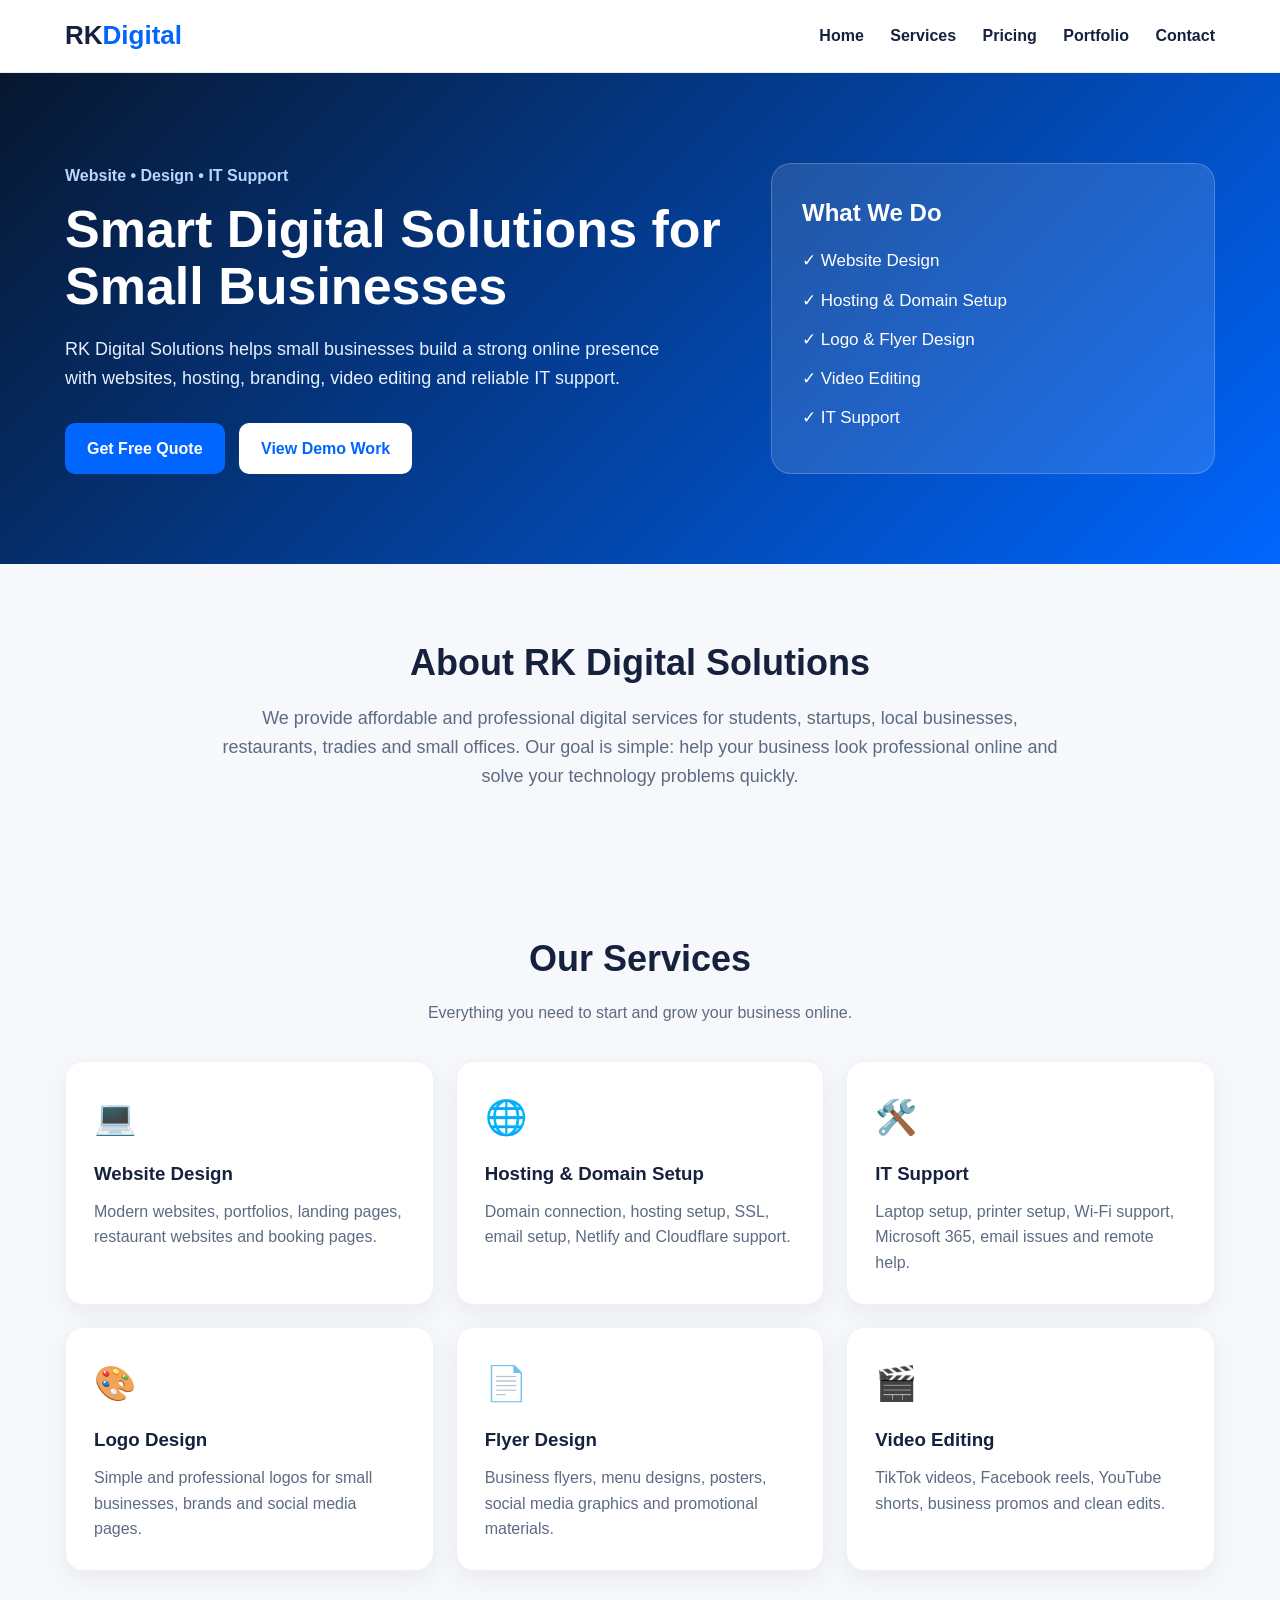
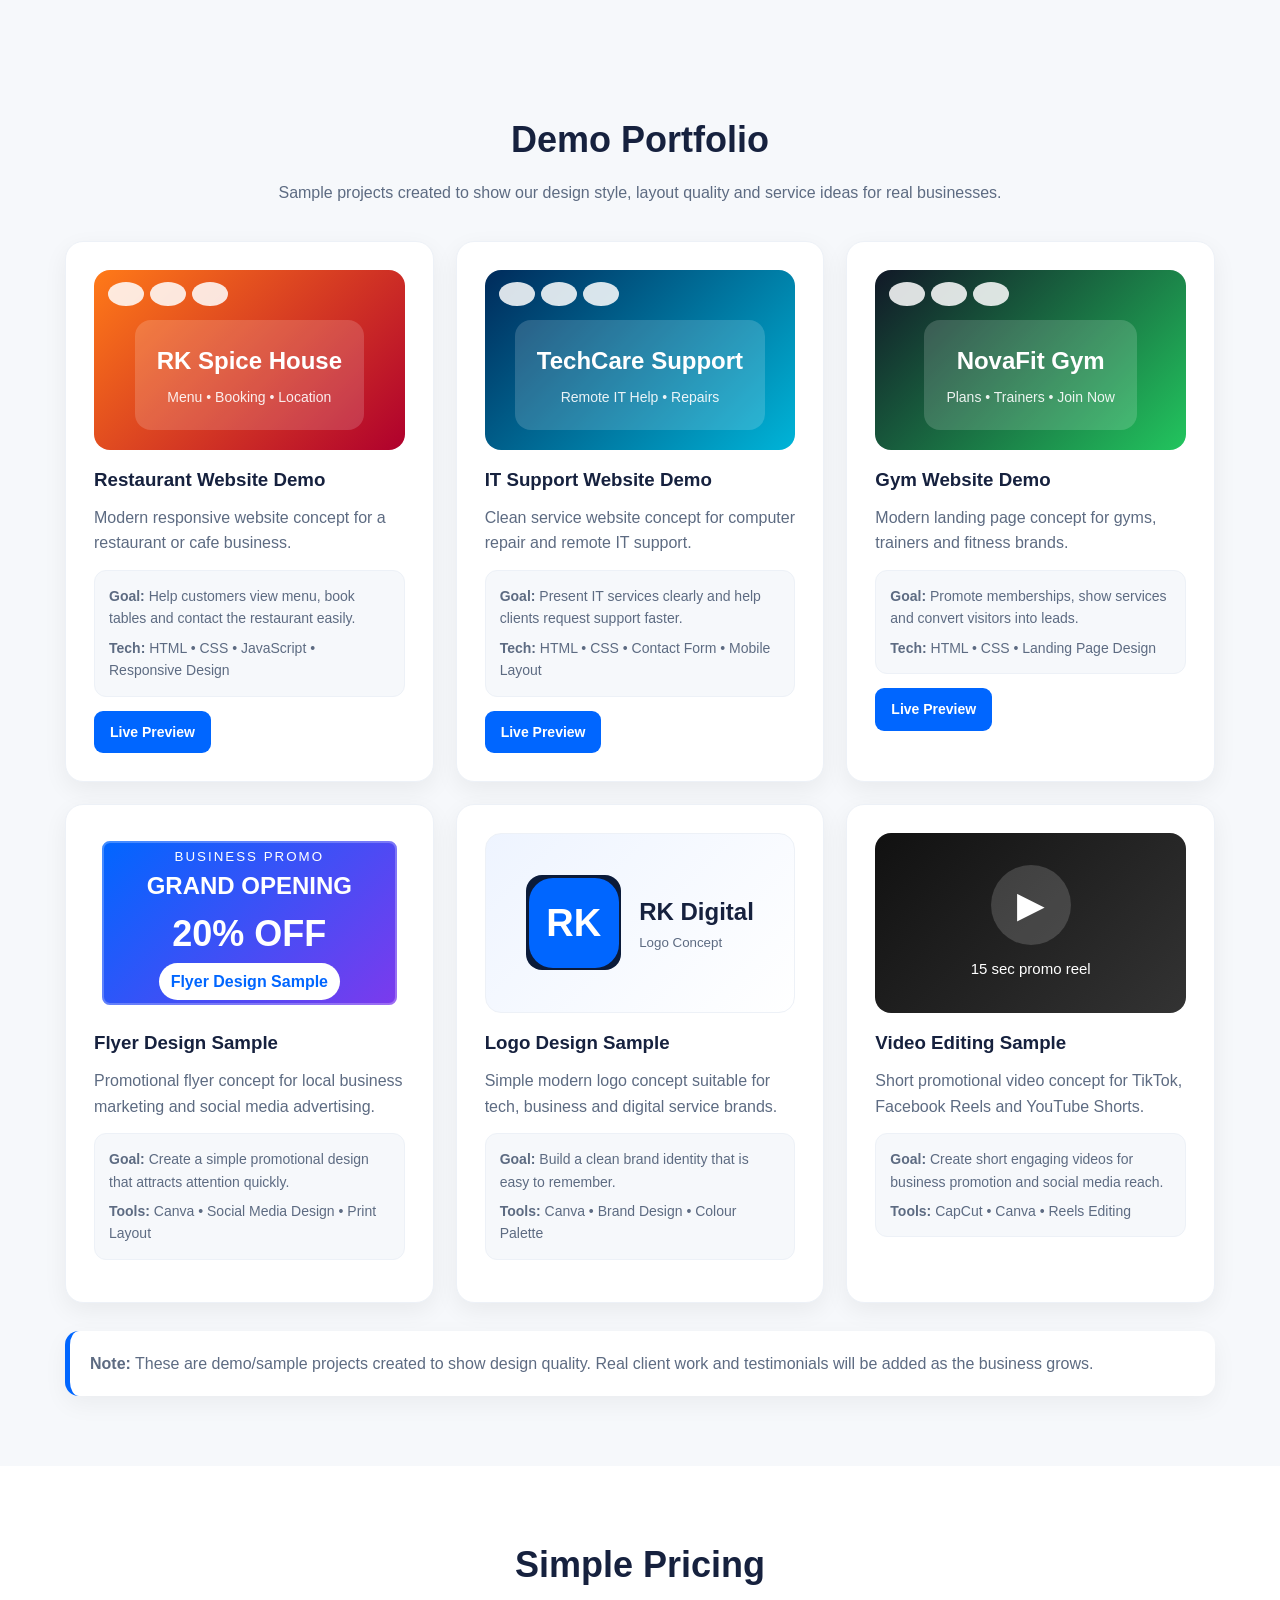
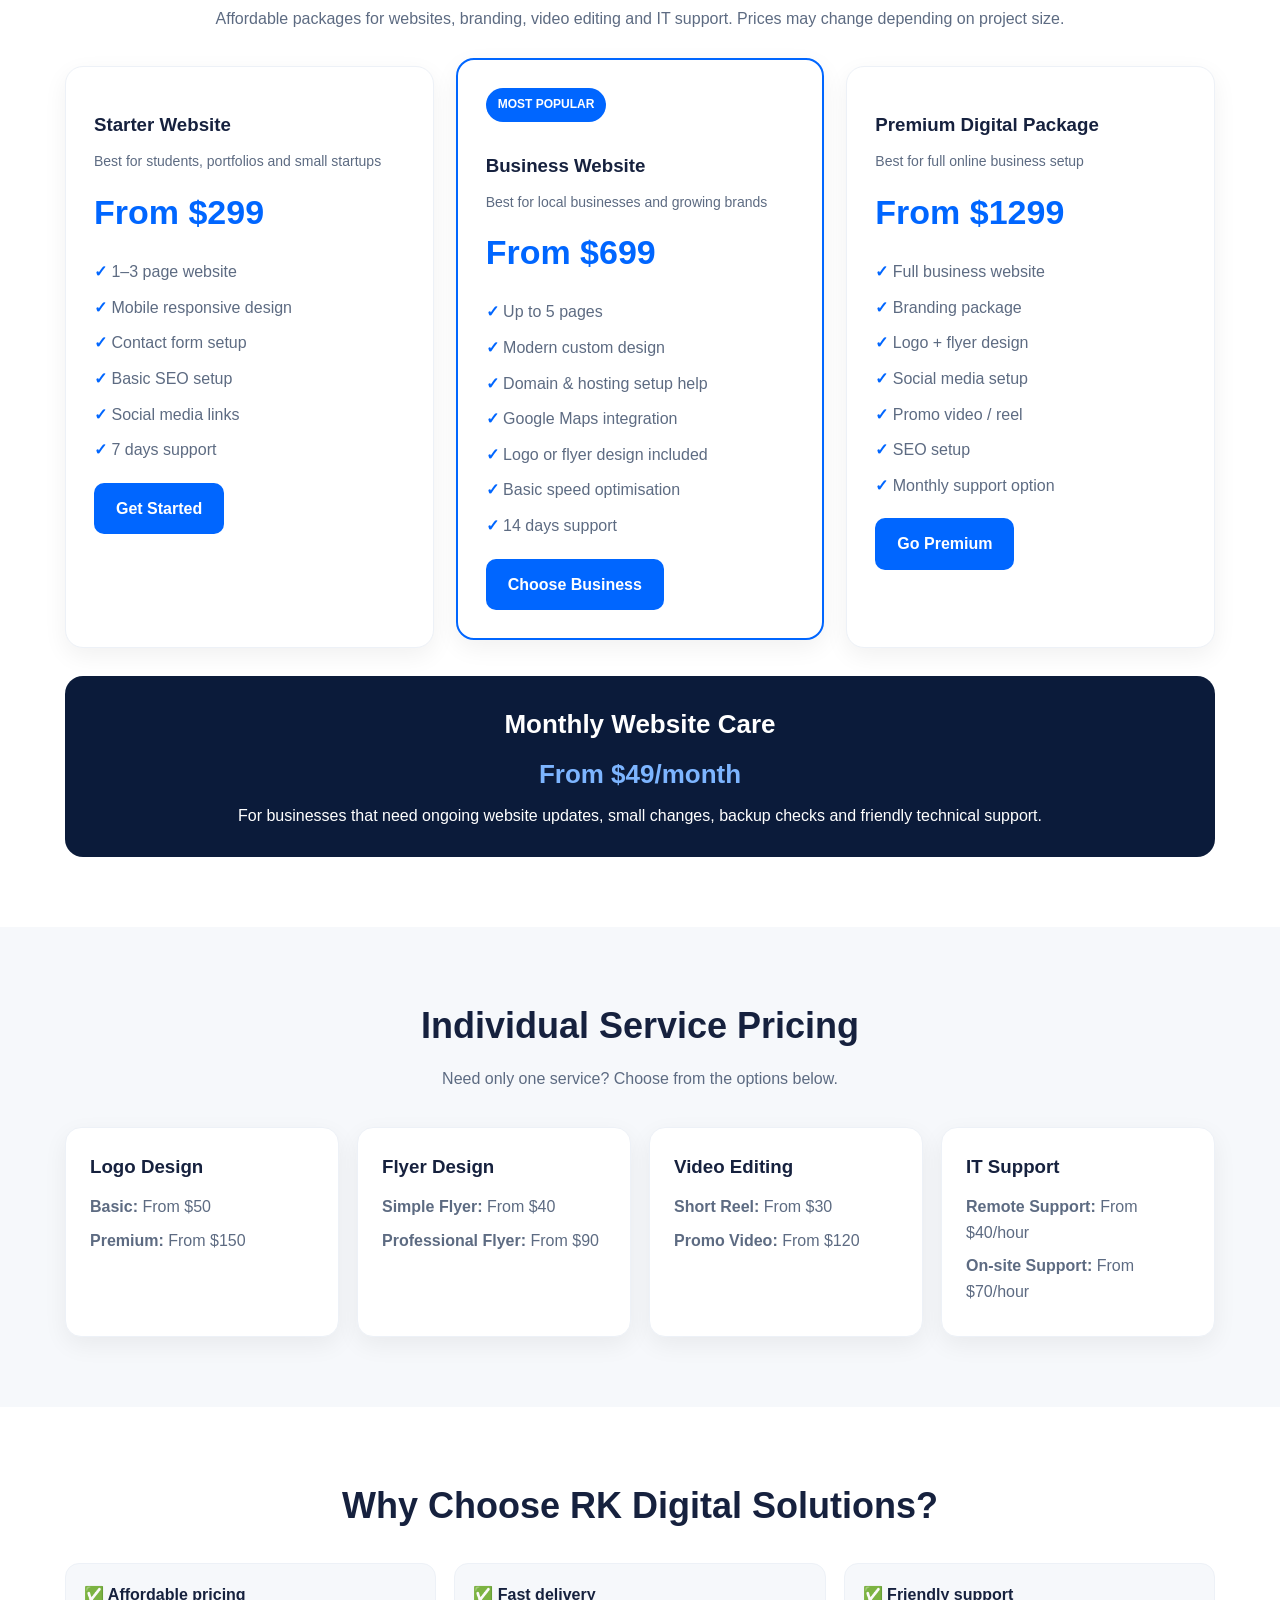
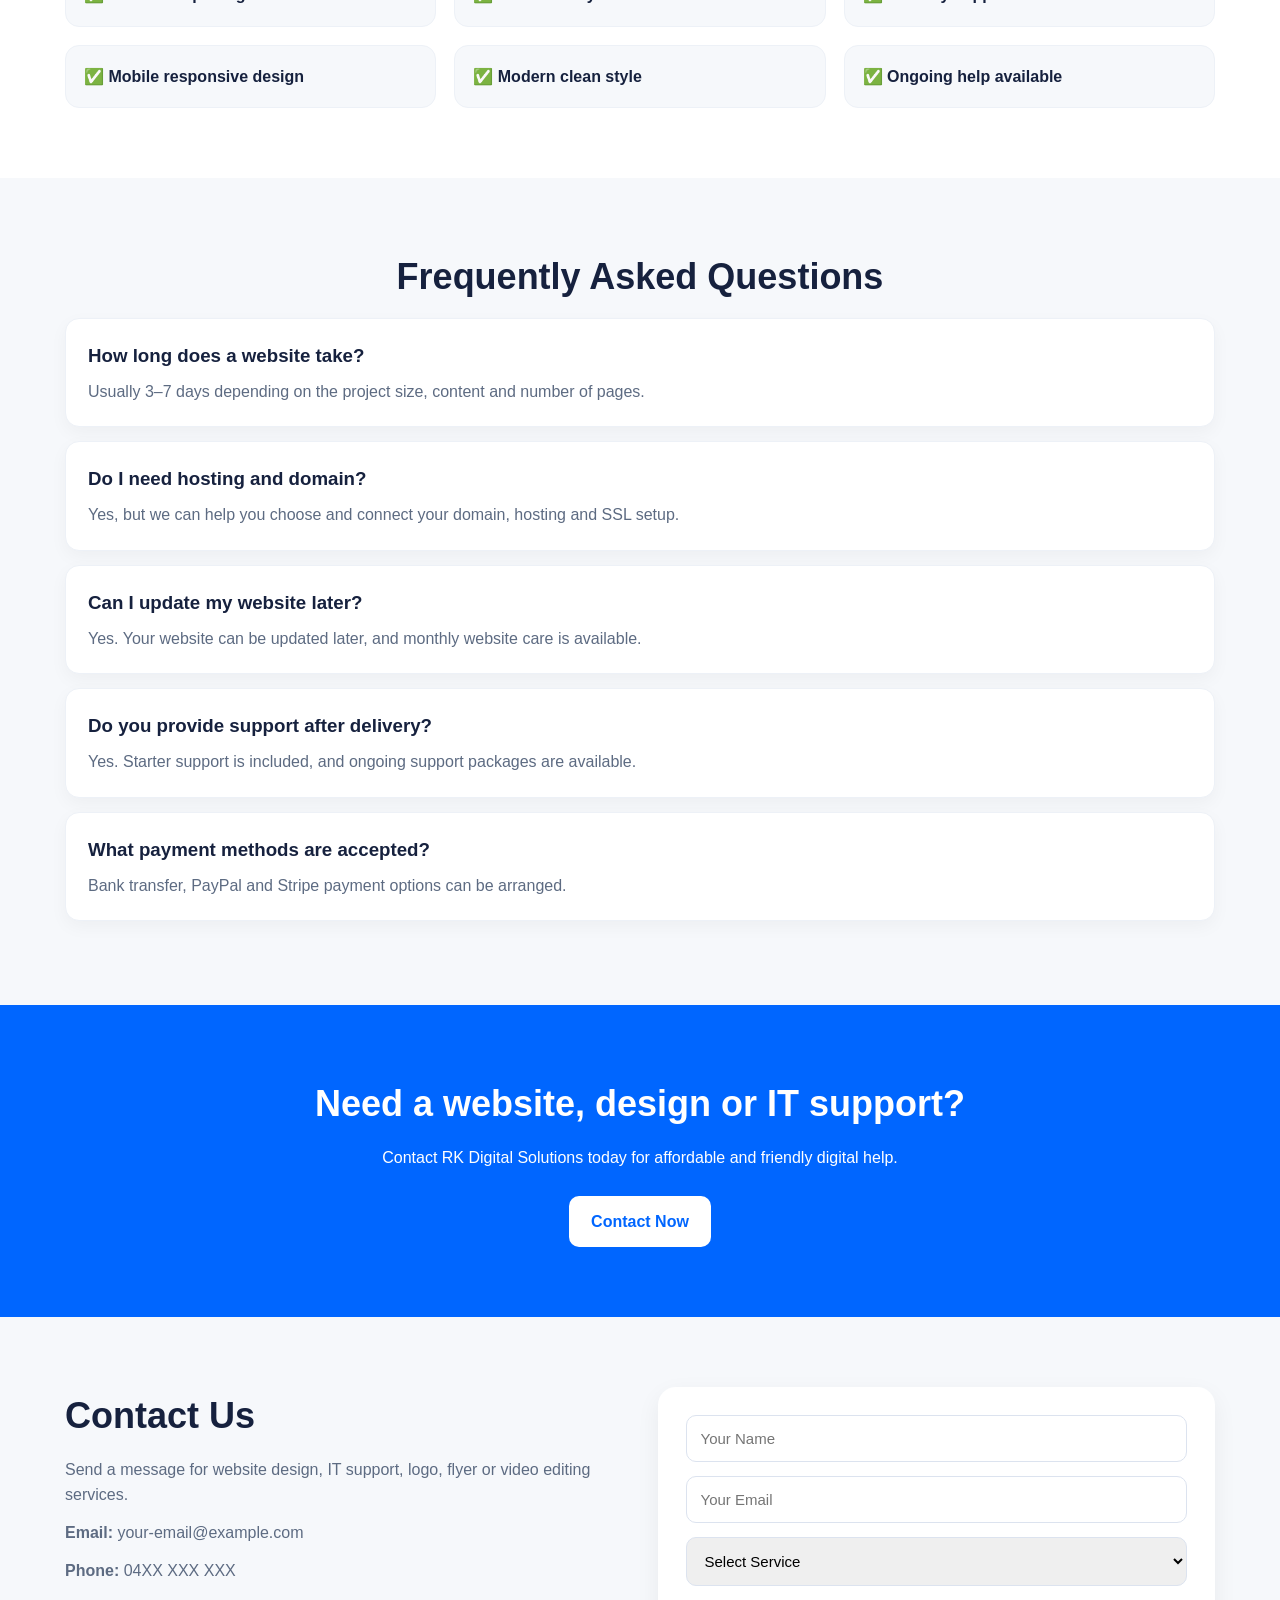
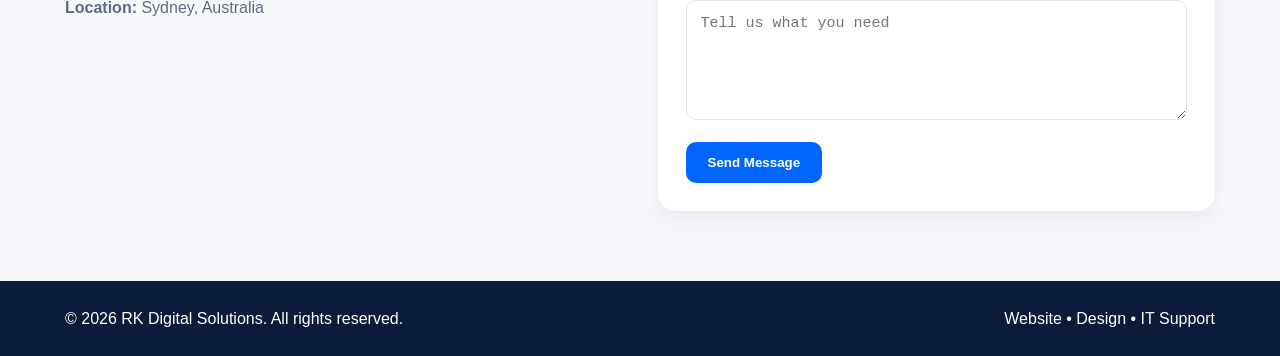
<file: rk-digital-solutions-improved-demo-section 2/index.html>
<!DOCTYPE html>
<html lang="en">
<head>
  <meta charset="UTF-8" />
  <meta name="viewport" content="width=device-width, initial-scale=1.0" />
  <title>RK Digital Solutions | Website Design, IT Support & Creative Services</title>
  <meta name="description" content="RK Digital Solutions provides affordable website design, hosting, IT support, logo design, flyer design and video editing services for small businesses in Australia." />
  <link rel="stylesheet" href="assets/css/style.css" />
</head>
<body>

<header class="site-header">
  <div class="container nav">
    <a href="index.html" class="logo">RK<span>Digital</span></a>
    <nav id="menu">
      <a href="#home">Home</a>
      <a href="#services">Services</a>
      <a href="#pricing">Pricing</a>
      <a href="#portfolio">Portfolio</a>
      <a href="#contact">Contact</a>
    </nav>
    <button class="menu-btn" onclick="toggleMenu()">☰</button>
  </div>
</header>

<section id="home" class="hero">
  <div class="container hero-grid">
    <div>
      <p class="tag">Website • Design • IT Support</p>
      <h1>Smart Digital Solutions for Small Businesses</h1>
      <p class="hero-text">
        RK Digital Solutions helps small businesses build a strong online presence with websites,
        hosting, branding, video editing and reliable IT support.
      </p>
      <div class="hero-buttons">
        <a href="#contact" class="btn primary">Get Free Quote</a>
        <a href="#portfolio" class="btn secondary">View Demo Work</a>
      </div>
    </div>
    <div class="hero-card">
      <h3>What We Do</h3>
      <ul>
        <li>✓ Website Design</li>
        <li>✓ Hosting & Domain Setup</li>
        <li>✓ Logo & Flyer Design</li>
        <li>✓ Video Editing</li>
        <li>✓ IT Support</li>
      </ul>
    </div>
  </div>
</section>

<section class="about">
  <div class="container">
    <h2>About RK Digital Solutions</h2>
    <p>
      We provide affordable and professional digital services for students, startups, local businesses,
      restaurants, tradies and small offices. Our goal is simple: help your business look professional
      online and solve your technology problems quickly.
    </p>
  </div>
</section>

<section id="services" class="services">
  <div class="container">
    <h2>Our Services</h2>
    <p class="section-text">Everything you need to start and grow your business online.</p>

    <div class="cards">
      <div class="card"><div class="icon">💻</div><h3>Website Design</h3><p>Modern websites, portfolios, landing pages, restaurant websites and booking pages.</p></div>
      <div class="card"><div class="icon">🌐</div><h3>Hosting & Domain Setup</h3><p>Domain connection, hosting setup, SSL, email setup, Netlify and Cloudflare support.</p></div>
      <div class="card"><div class="icon">🛠️</div><h3>IT Support</h3><p>Laptop setup, printer setup, Wi-Fi support, Microsoft 365, email issues and remote help.</p></div>
      <div class="card"><div class="icon">🎨</div><h3>Logo Design</h3><p>Simple and professional logos for small businesses, brands and social media pages.</p></div>
      <div class="card"><div class="icon">📄</div><h3>Flyer Design</h3><p>Business flyers, menu designs, posters, social media graphics and promotional materials.</p></div>
      <div class="card"><div class="icon">🎬</div><h3>Video Editing</h3><p>TikTok videos, Facebook reels, YouTube shorts, business promos and clean edits.</p></div>
    </div>
  </div>
</section>

<section id="portfolio" class="portfolio">
  <div class="container">
    <h2>Demo Portfolio</h2>
    <p class="section-text">Sample projects created to show our design style, layout quality and service ideas for real businesses.</p>

    <div class="portfolio-grid">
      <div class="portfolio-item enhanced">
        <div class="mockup restaurant">
          <div class="browser-bar"><span></span><span></span><span></span></div>
          <div class="mock-content">
            <h4>RK Spice House</h4>
            <p>Menu • Booking • Location</p>
          </div>
        </div>
        <h3>Restaurant Website Demo</h3>
        <p>Modern responsive website concept for a restaurant or cafe business.</p>
        <div class="project-info">
          <p><strong>Goal:</strong> Help customers view menu, book tables and contact the restaurant easily.</p>
          <p><strong>Tech:</strong> HTML • CSS • JavaScript • Responsive Design</p>
        </div>
        <a href="portfolio/restaurant.html" class="btn small-btn">Live Preview</a>
      </div>

      <div class="portfolio-item enhanced">
        <div class="mockup it">
          <div class="browser-bar"><span></span><span></span><span></span></div>
          <div class="mock-content">
            <h4>TechCare Support</h4>
            <p>Remote IT Help • Repairs</p>
          </div>
        </div>
        <h3>IT Support Website Demo</h3>
        <p>Clean service website concept for computer repair and remote IT support.</p>
        <div class="project-info">
          <p><strong>Goal:</strong> Present IT services clearly and help clients request support faster.</p>
          <p><strong>Tech:</strong> HTML • CSS • Contact Form • Mobile Layout</p>
        </div>
        <a href="portfolio/it-support.html" class="btn small-btn">Live Preview</a>
      </div>

      <div class="portfolio-item enhanced">
        <div class="mockup gym">
          <div class="browser-bar"><span></span><span></span><span></span></div>
          <div class="mock-content">
            <h4>NovaFit Gym</h4>
            <p>Plans • Trainers • Join Now</p>
          </div>
        </div>
        <h3>Gym Website Demo</h3>
        <p>Modern landing page concept for gyms, trainers and fitness brands.</p>
        <div class="project-info">
          <p><strong>Goal:</strong> Promote memberships, show services and convert visitors into leads.</p>
          <p><strong>Tech:</strong> HTML • CSS • Landing Page Design</p>
        </div>
        <a href="portfolio/gym.html" class="btn small-btn">Live Preview</a>
      </div>

      <div class="portfolio-item enhanced">
        <div class="flyer-sample realistic-flyer">
          <small>Business Promo</small>
          <strong>GRAND OPENING</strong>
          <p>20% OFF</p>
          <span>Flyer Design Sample</span>
        </div>
        <h3>Flyer Design Sample</h3>
        <p>Promotional flyer concept for local business marketing and social media advertising.</p>
        <div class="project-info">
          <p><strong>Goal:</strong> Create a simple promotional design that attracts attention quickly.</p>
          <p><strong>Tools:</strong> Canva • Social Media Design • Print Layout</p>
        </div>
      </div>

      <div class="portfolio-item enhanced">
        <div class="logo-showcase">
          <div class="logo-sample"><span>RK</span></div>
          <div class="logo-lines">
            <b>RK Digital</b>
            <small>Logo Concept</small>
          </div>
        </div>
        <h3>Logo Design Sample</h3>
        <p>Simple modern logo concept suitable for tech, business and digital service brands.</p>
        <div class="project-info">
          <p><strong>Goal:</strong> Build a clean brand identity that is easy to remember.</p>
          <p><strong>Tools:</strong> Canva • Brand Design • Colour Palette</p>
        </div>
      </div>

      <div class="portfolio-item enhanced">
        <div class="video-sample realistic-video">
          <div class="play-circle">▶</div>
          <p>15 sec promo reel</p>
        </div>
        <h3>Video Editing Sample</h3>
        <p>Short promotional video concept for TikTok, Facebook Reels and YouTube Shorts.</p>
        <div class="project-info">
          <p><strong>Goal:</strong> Create short engaging videos for business promotion and social media reach.</p>
          <p><strong>Tools:</strong> CapCut • Canva • Reels Editing</p>
        </div>
      </div>
    </div>

    <div class="portfolio-note">
      <strong>Note:</strong> These are demo/sample projects created to show design quality. Real client work and testimonials will be added as the business grows.
    </div>
  </div>
</section>

<section id="pricing" class="pricing">
  <div class="container">
    <h2>Simple Pricing</h2>
    <p class="section-text">Affordable packages for websites, branding, video editing and IT support. Prices may change depending on project size.</p>

    <div class="price-grid">
      <div class="price-card">
        <h3>Starter Website</h3>
        <p class="best-for">Best for students, portfolios and small startups</p>
        <p class="price">From $299</p>
        <ul>
          <li>1–3 page website</li>
          <li>Mobile responsive design</li>
          <li>Contact form setup</li>
          <li>Basic SEO setup</li>
          <li>Social media links</li>
          <li>7 days support</li>
        </ul>
        <a href="#contact" class="btn primary">Get Started</a>
      </div>

      <div class="price-card featured">
        <div class="badge">MOST POPULAR</div>
        <h3>Business Website</h3>
        <p class="best-for">Best for local businesses and growing brands</p>
        <p class="price">From $699</p>
        <ul>
          <li>Up to 5 pages</li>
          <li>Modern custom design</li>
          <li>Domain & hosting setup help</li>
          <li>Google Maps integration</li>
          <li>Logo or flyer design included</li>
          <li>Basic speed optimisation</li>
          <li>14 days support</li>
        </ul>
        <a href="#contact" class="btn primary">Choose Business</a>
      </div>

      <div class="price-card">
        <h3>Premium Digital Package</h3>
        <p class="best-for">Best for full online business setup</p>
        <p class="price">From $1299</p>
        <ul>
          <li>Full business website</li>
          <li>Branding package</li>
          <li>Logo + flyer design</li>
          <li>Social media setup</li>
          <li>Promo video / reel</li>
          <li>SEO setup</li>
          <li>Monthly support option</li>
        </ul>
        <a href="#contact" class="btn primary">Go Premium</a>
      </div>
    </div>

    <div class="support-box">
      <h3>Monthly Website Care</h3>
      <p class="support-price">From $49/month</p>
      <p>For businesses that need ongoing website updates, small changes, backup checks and friendly technical support.</p>
    </div>
  </div>
</section>

<section class="service-pricing">
  <div class="container">
    <h2>Individual Service Pricing</h2>
    <p class="section-text">Need only one service? Choose from the options below.</p>

    <div class="mini-price-grid">
      <div class="mini-price-card">
        <h3>Logo Design</h3>
        <p><strong>Basic:</strong> From $50</p>
        <p><strong>Premium:</strong> From $150</p>
      </div>

      <div class="mini-price-card">
        <h3>Flyer Design</h3>
        <p><strong>Simple Flyer:</strong> From $40</p>
        <p><strong>Professional Flyer:</strong> From $90</p>
      </div>

      <div class="mini-price-card">
        <h3>Video Editing</h3>
        <p><strong>Short Reel:</strong> From $30</p>
        <p><strong>Promo Video:</strong> From $120</p>
      </div>

      <div class="mini-price-card">
        <h3>IT Support</h3>
        <p><strong>Remote Support:</strong> From $40/hour</p>
        <p><strong>On-site Support:</strong> From $70/hour</p>
      </div>
    </div>
  </div>
</section>

<section class="trust">
  <div class="container">
    <h2>Why Choose RK Digital Solutions?</h2>
    <div class="trust-grid">
      <div>✅ Affordable pricing</div>
      <div>✅ Fast delivery</div>
      <div>✅ Friendly support</div>
      <div>✅ Mobile responsive design</div>
      <div>✅ Modern clean style</div>
      <div>✅ Ongoing help available</div>
    </div>
  </div>
</section>

<section class="faq">
  <div class="container">
    <h2>Frequently Asked Questions</h2>

    <div class="faq-item">
      <h3>How long does a website take?</h3>
      <p>Usually 3–7 days depending on the project size, content and number of pages.</p>
    </div>

    <div class="faq-item">
      <h3>Do I need hosting and domain?</h3>
      <p>Yes, but we can help you choose and connect your domain, hosting and SSL setup.</p>
    </div>

    <div class="faq-item">
      <h3>Can I update my website later?</h3>
      <p>Yes. Your website can be updated later, and monthly website care is available.</p>
    </div>

    <div class="faq-item">
      <h3>Do you provide support after delivery?</h3>
      <p>Yes. Starter support is included, and ongoing support packages are available.</p>
    </div>

    <div class="faq-item">
      <h3>What payment methods are accepted?</h3>
      <p>Bank transfer, PayPal and Stripe payment options can be arranged.</p>
    </div>
  </div>
</section>

<section class="cta">
  <div class="container">
    <h2>Need a website, design or IT support?</h2>
    <p>Contact RK Digital Solutions today for affordable and friendly digital help.</p>
    <a href="#contact" class="btn light">Contact Now</a>
  </div>
</section>

<section id="contact" class="contact">
  <div class="container contact-grid">
    <div>
      <h2>Contact Us</h2>
      <p>Send a message for website design, IT support, logo, flyer or video editing services.</p>
      <p><strong>Email:</strong> your-email@example.com</p>
      <p><strong>Phone:</strong> 04XX XXX XXX</p>
      <p><strong>Location:</strong> Sydney, Australia</p>
    </div>

    <form class="contact-form" action="https://formspree.io/f/xrejdjqa" method="POST">
      <input type="text" name="name" placeholder="Your Name" required />
      <input type="email" name="email" placeholder="Your Email" required />
      <select name="service" required>
        <option value="">Select Service</option>
        <option>Website Design</option>
        <option>IT Support</option>
        <option>Logo Design</option>
        <option>Flyer Design</option>
        <option>Video Editing</option>
      </select>
      <textarea name="message" placeholder="Tell us what you need" required></textarea>
      <button type="submit" class="btn primary">Send Message</button>
    </form>
  </div>
</section>

<footer>
  <div class="container footer">
    <p>© 2026 RK Digital Solutions. All rights reserved.</p>
    <p>Website • Design • IT Support</p>
  </div>
</footer>

<script src="assets/js/script.js"></script>
</body>
</html>
</file>
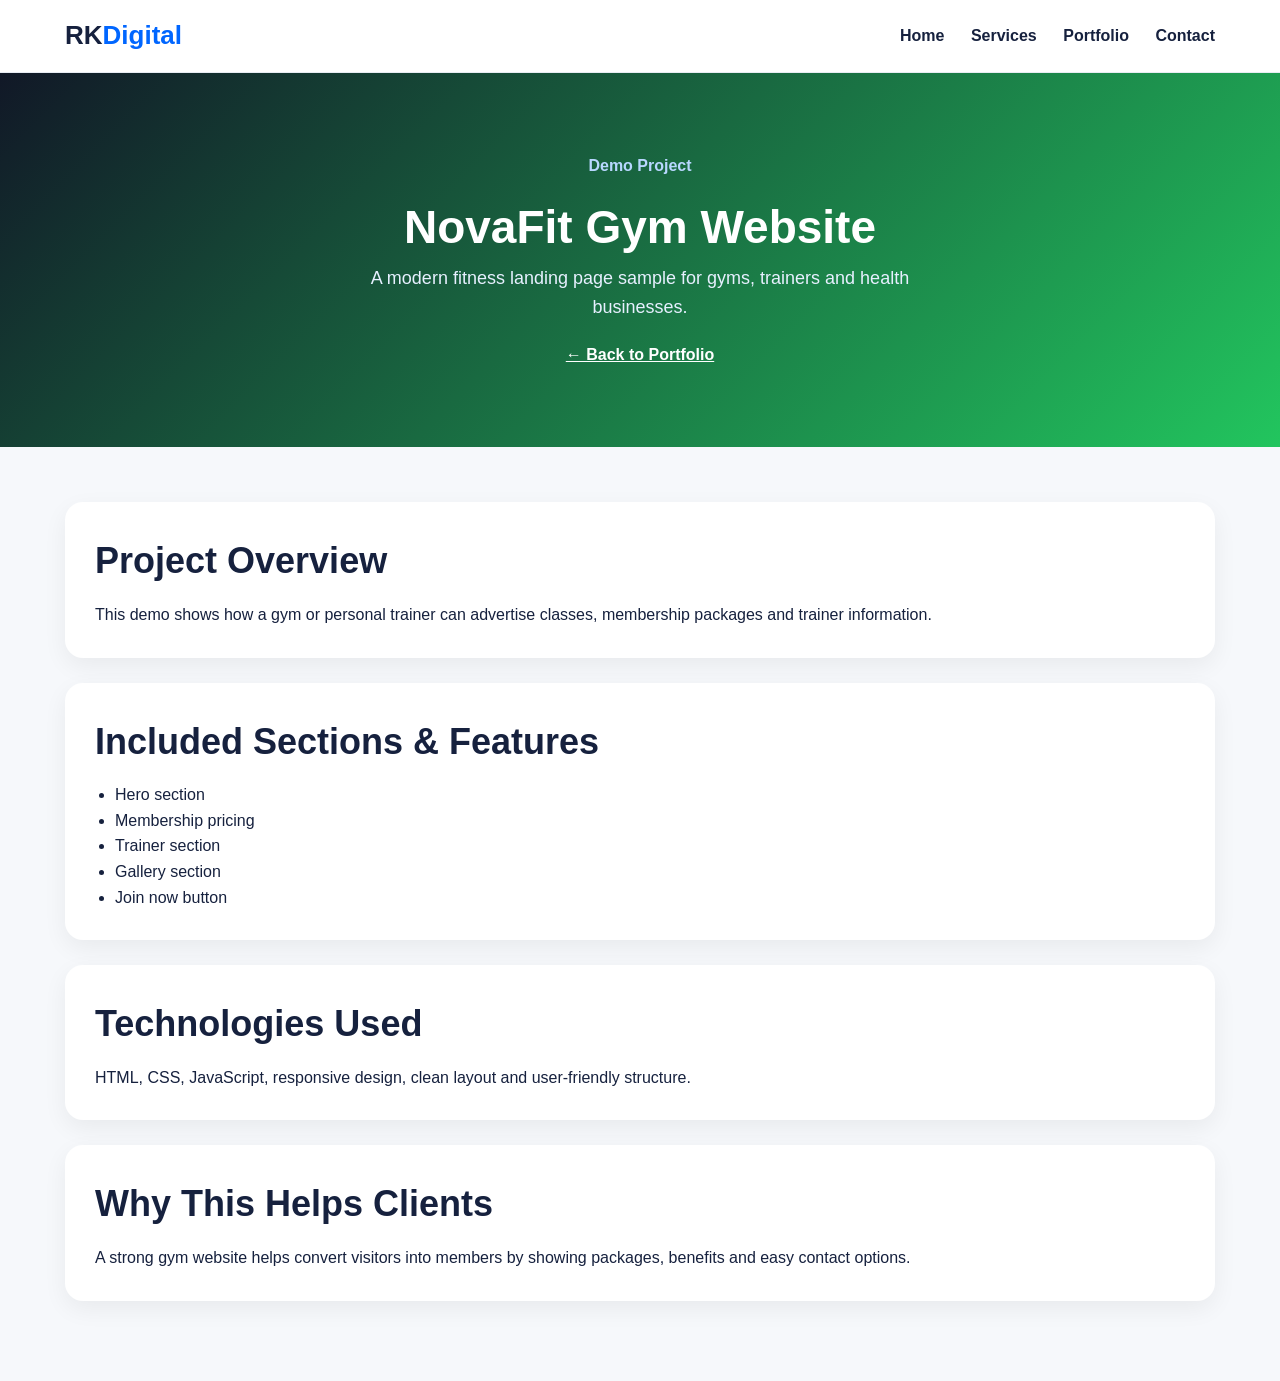
<file: rk-digital-solutions-improved-demo-section 2/portfolio/gym.html>
<!DOCTYPE html>
<html lang="en">
<head>
<meta charset="UTF-8">
<meta name="viewport" content="width=device-width, initial-scale=1.0">
<title>NovaFit Gym Website | RK Digital Solutions Demo</title>
<link rel="stylesheet" href="../assets/css/style.css">
</head>
<body>
<header class="site-header">
  <div class="container nav">
    <a href="../index.html" class="logo">RK<span>Digital</span></a>
    <nav id="menu">
      <a href="../index.html">Home</a>
      <a href="../index.html#services">Services</a>
      <a href="../index.html#portfolio">Portfolio</a>
      <a href="../index.html#contact">Contact</a>
    </nav>
    <button class="menu-btn" onclick="toggleMenu()">☰</button>
  </div>
</header>

<section class="demo-hero" style="background:linear-gradient(135deg,#111827,#22c55e);">
  <div class="container">
    <p class="tag">Demo Project</p>
    <h1>NovaFit Gym Website</h1>
    <p class="hero-text" style="margin:auto;">A modern fitness landing page sample for gyms, trainers and health businesses.</p>
    <a class="back-link" href="../index.html#portfolio">← Back to Portfolio</a>
  </div>
</section>

<section class="demo-section">
  <div class="container">
    <div class="demo-card">
      <h2 style="text-align:left;">Project Overview</h2>
      <p>This demo shows how a gym or personal trainer can advertise classes, membership packages and trainer information.</p>
    </div>
    <div class="demo-card">
      <h2 style="text-align:left;">Included Sections & Features</h2>
      <ul>
        <li>Hero section</li><li>Membership pricing</li><li>Trainer section</li><li>Gallery section</li><li>Join now button</li>
      </ul>
    </div>
    <div class="demo-card">
      <h2 style="text-align:left;">Technologies Used</h2>
      <p>HTML, CSS, JavaScript, responsive design, clean layout and user-friendly structure.</p>
    </div>
    <div class="demo-card">
      <h2 style="text-align:left;">Why This Helps Clients</h2>
      <p>A strong gym website helps convert visitors into members by showing packages, benefits and easy contact options.</p>
    </div>
  </div>
</section>

<script src="../assets/js/script.js"></script>
</body>
</html>
</file>
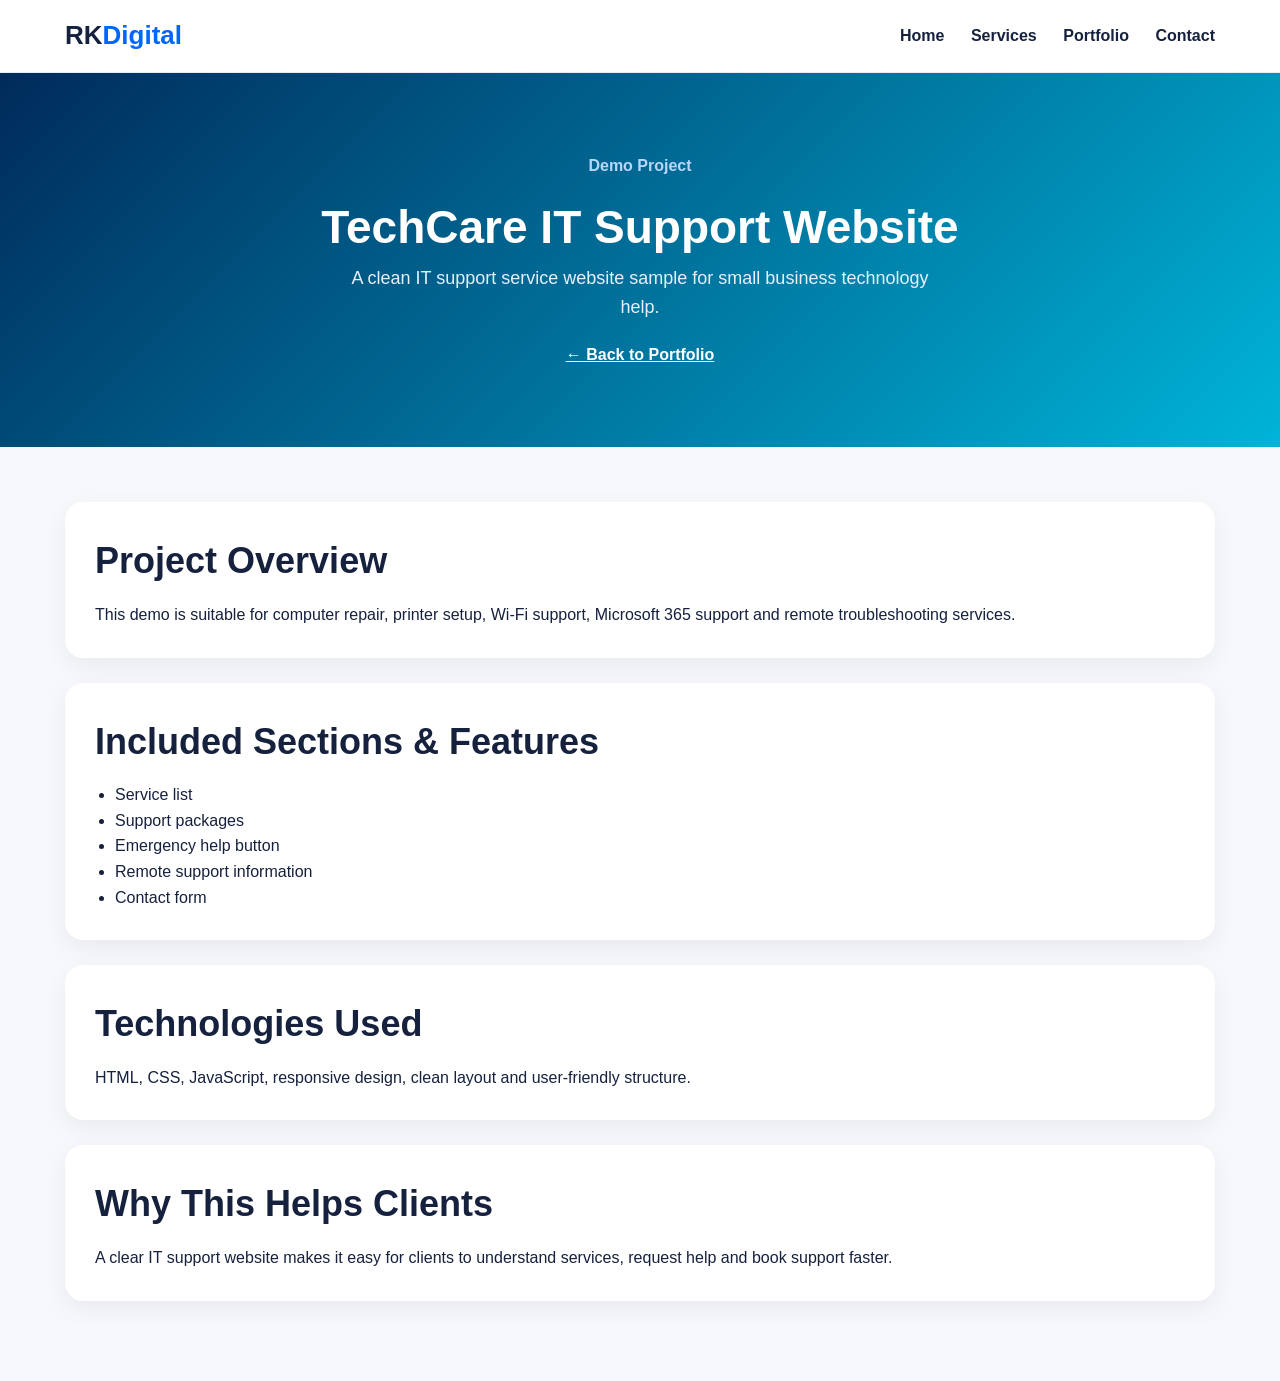
<file: rk-digital-solutions-improved-demo-section 2/portfolio/it-support.html>
<!DOCTYPE html>
<html lang="en">
<head>
<meta charset="UTF-8">
<meta name="viewport" content="width=device-width, initial-scale=1.0">
<title>TechCare IT Support Website | RK Digital Solutions Demo</title>
<link rel="stylesheet" href="../assets/css/style.css">
</head>
<body>
<header class="site-header">
  <div class="container nav">
    <a href="../index.html" class="logo">RK<span>Digital</span></a>
    <nav id="menu">
      <a href="../index.html">Home</a>
      <a href="../index.html#services">Services</a>
      <a href="../index.html#portfolio">Portfolio</a>
      <a href="../index.html#contact">Contact</a>
    </nav>
    <button class="menu-btn" onclick="toggleMenu()">☰</button>
  </div>
</header>

<section class="demo-hero" style="background:linear-gradient(135deg,#002b5b,#00b4d8);">
  <div class="container">
    <p class="tag">Demo Project</p>
    <h1>TechCare IT Support Website</h1>
    <p class="hero-text" style="margin:auto;">A clean IT support service website sample for small business technology help.</p>
    <a class="back-link" href="../index.html#portfolio">← Back to Portfolio</a>
  </div>
</section>

<section class="demo-section">
  <div class="container">
    <div class="demo-card">
      <h2 style="text-align:left;">Project Overview</h2>
      <p>This demo is suitable for computer repair, printer setup, Wi-Fi support, Microsoft 365 support and remote troubleshooting services.</p>
    </div>
    <div class="demo-card">
      <h2 style="text-align:left;">Included Sections & Features</h2>
      <ul>
        <li>Service list</li><li>Support packages</li><li>Emergency help button</li><li>Remote support information</li><li>Contact form</li>
      </ul>
    </div>
    <div class="demo-card">
      <h2 style="text-align:left;">Technologies Used</h2>
      <p>HTML, CSS, JavaScript, responsive design, clean layout and user-friendly structure.</p>
    </div>
    <div class="demo-card">
      <h2 style="text-align:left;">Why This Helps Clients</h2>
      <p>A clear IT support website makes it easy for clients to understand services, request help and book support faster.</p>
    </div>
  </div>
</section>

<script src="../assets/js/script.js"></script>
</body>
</html>
</file>
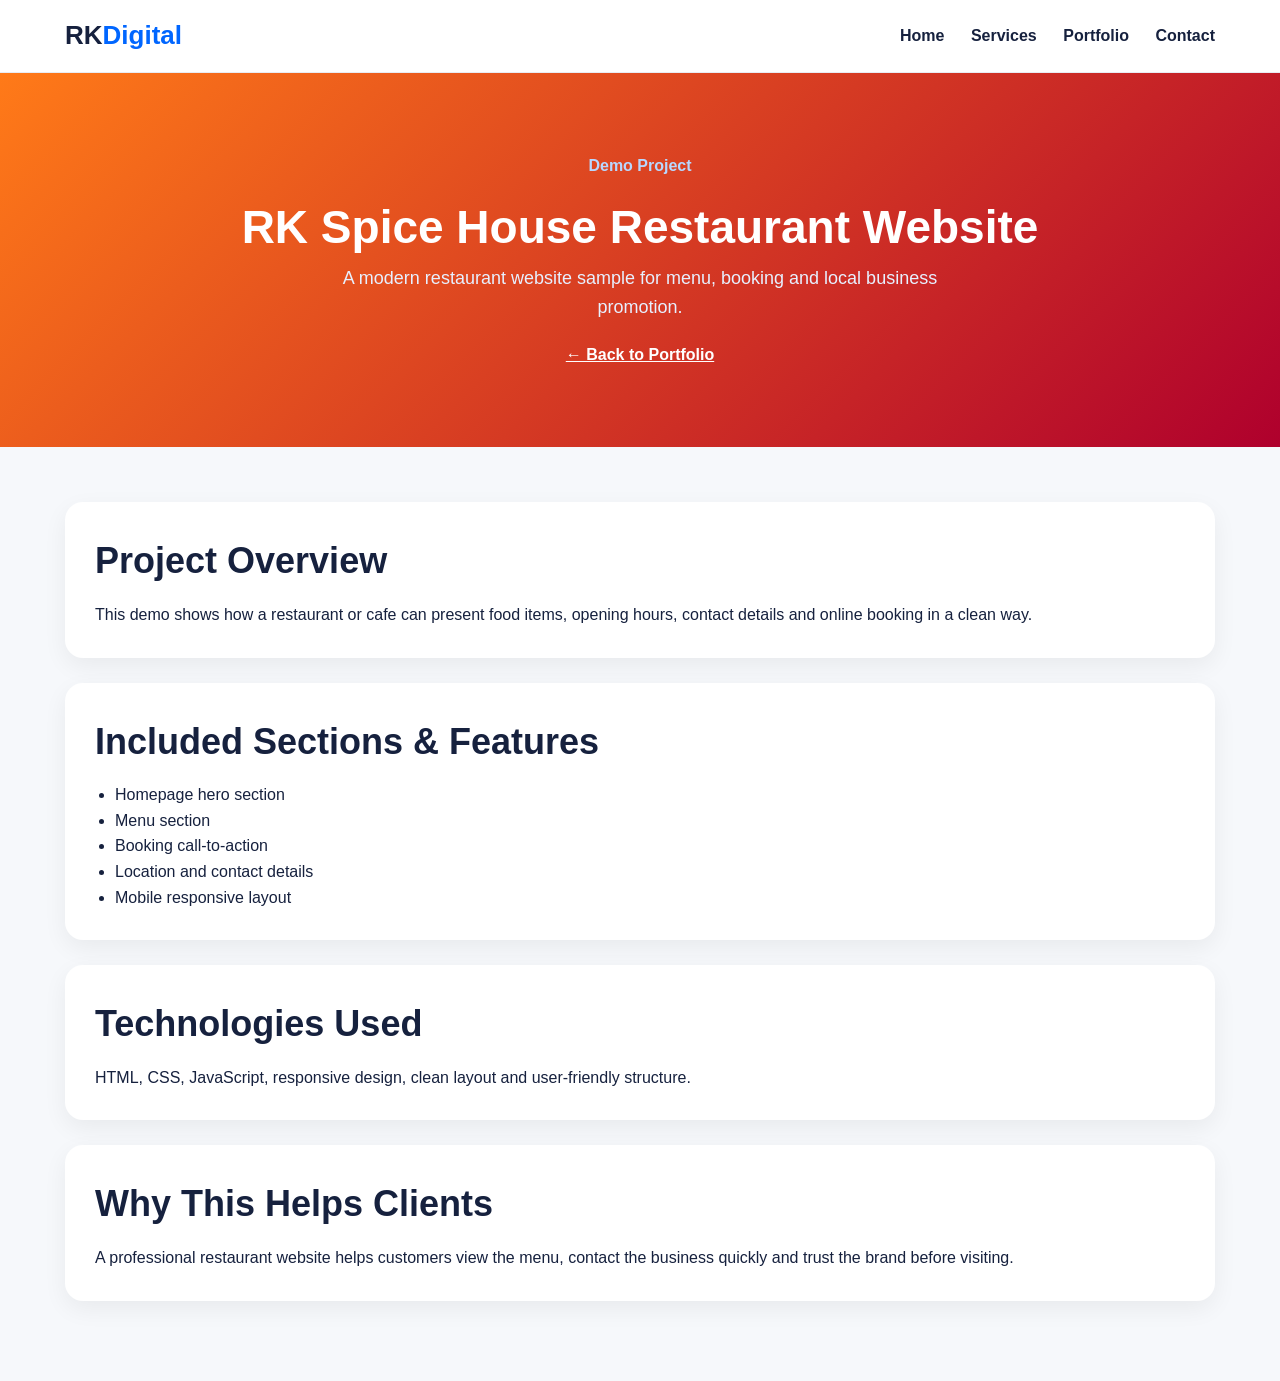
<file: rk-digital-solutions-improved-demo-section 2/portfolio/restaurant.html>
<!DOCTYPE html>
<html lang="en">
<head>
<meta charset="UTF-8">
<meta name="viewport" content="width=device-width, initial-scale=1.0">
<title>RK Spice House Restaurant Website | RK Digital Solutions Demo</title>
<link rel="stylesheet" href="../assets/css/style.css">
</head>
<body>
<header class="site-header">
  <div class="container nav">
    <a href="../index.html" class="logo">RK<span>Digital</span></a>
    <nav id="menu">
      <a href="../index.html">Home</a>
      <a href="../index.html#services">Services</a>
      <a href="../index.html#portfolio">Portfolio</a>
      <a href="../index.html#contact">Contact</a>
    </nav>
    <button class="menu-btn" onclick="toggleMenu()">☰</button>
  </div>
</header>

<section class="demo-hero" style="background:linear-gradient(135deg,#ff7a18,#af002d);">
  <div class="container">
    <p class="tag">Demo Project</p>
    <h1>RK Spice House Restaurant Website</h1>
    <p class="hero-text" style="margin:auto;">A modern restaurant website sample for menu, booking and local business promotion.</p>
    <a class="back-link" href="../index.html#portfolio">← Back to Portfolio</a>
  </div>
</section>

<section class="demo-section">
  <div class="container">
    <div class="demo-card">
      <h2 style="text-align:left;">Project Overview</h2>
      <p>This demo shows how a restaurant or cafe can present food items, opening hours, contact details and online booking in a clean way.</p>
    </div>
    <div class="demo-card">
      <h2 style="text-align:left;">Included Sections & Features</h2>
      <ul>
        <li>Homepage hero section</li><li>Menu section</li><li>Booking call-to-action</li><li>Location and contact details</li><li>Mobile responsive layout</li>
      </ul>
    </div>
    <div class="demo-card">
      <h2 style="text-align:left;">Technologies Used</h2>
      <p>HTML, CSS, JavaScript, responsive design, clean layout and user-friendly structure.</p>
    </div>
    <div class="demo-card">
      <h2 style="text-align:left;">Why This Helps Clients</h2>
      <p>A professional restaurant website helps customers view the menu, contact the business quickly and trust the brand before visiting.</p>
    </div>
  </div>
</section>

<script src="../assets/js/script.js"></script>
</body>
</html>
</file>
<file: rk-digital-solutions-improved-demo-section 2/assets/css/style.css>
*{margin:0;padding:0;box-sizing:border-box}body{font-family:Arial,sans-serif;background:#f6f8fb;color:#16213e;line-height:1.6}.container{width:92%;max-width:1150px;margin:auto}.site-header{background:#fff;border-bottom:1px solid #e8ecf3;position:sticky;top:0;z-index:1000}.nav{min-height:72px;display:flex;align-items:center;justify-content:space-between}.logo{text-decoration:none;font-size:26px;font-weight:800;color:#16213e}.logo span{color:#0066ff}nav a{color:#16213e;text-decoration:none;margin-left:22px;font-weight:600}nav a:hover{color:#0066ff}.menu-btn{display:none;background:none;border:none;font-size:28px}.hero{padding:90px 0;background:linear-gradient(135deg,#07172f,#0066ff);color:#fff}.hero-grid{display:grid;grid-template-columns:1.2fr .8fr;gap:40px;align-items:center}.tag{color:#b8d7ff;font-weight:bold;margin-bottom:12px}.hero h1{font-size:52px;line-height:1.1;margin-bottom:20px}.hero-text{font-size:18px;color:#e7f0ff;max-width:620px}.hero-buttons{margin-top:30px}.btn{display:inline-block;padding:13px 22px;border-radius:10px;text-decoration:none;font-weight:bold;border:none;cursor:pointer}.primary{background:#0066ff;color:white}.secondary{background:white;color:#0066ff;margin-left:10px}.light{background:white;color:#0066ff}.hero-card{background:rgba(255,255,255,.12);padding:30px;border-radius:20px;border:1px solid rgba(255,255,255,.2)}.hero-card h3{margin-bottom:15px;font-size:24px}.hero-card li{list-style:none;margin-bottom:12px;font-size:17px}section{padding:70px 0}h2{font-size:36px;margin-bottom:12px;text-align:center}.section-text{text-align:center;color:#5d6b82;margin-bottom:35px}.about p{max-width:850px;margin:auto;text-align:center;color:#5d6b82;font-size:18px}.cards,.price-grid,.portfolio-grid{display:grid;grid-template-columns:repeat(3,1fr);gap:22px}.card,.price-card,.portfolio-item{background:white;padding:28px;border-radius:18px;box-shadow:0 8px 25px rgba(0,0,0,.06);border:1px solid #edf1f7}.icon{font-size:34px;margin-bottom:10px}.card h3,.price-card h3,.portfolio-item h3{margin:15px 0 10px;color:#16213e}.card p,.portfolio-item p{color:#5d6b82}.pricing{background:#fff}.price{font-size:34px;color:#0066ff;font-weight:800;margin:12px 0}.price-card ul{margin:20px 0}.price-card li{list-style:none;margin-bottom:10px;color:#5d6b82}.price-card li::before{content:"✓ ";color:#0066ff;font-weight:bold}.featured{border:2px solid #0066ff;transform:translateY(-8px)}.mockup,.flyer-sample,.logo-sample,.video-sample{height:180px;border-radius:16px;display:flex;align-items:center;justify-content:center;text-align:center;overflow:hidden}.mockup span{background:rgba(255,255,255,.9);padding:12px 18px;border-radius:12px;font-weight:800}.restaurant{background:linear-gradient(135deg,#ff7a18,#af002d)}.it{background:linear-gradient(135deg,#002b5b,#00b4d8)}.gym{background:linear-gradient(135deg,#111827,#22c55e)}.flyer-sample{background:linear-gradient(135deg,#0066ff,#7c3aed);color:#fff;flex-direction:column}.flyer-sample strong{font-size:24px}.flyer-sample p{font-size:36px;font-weight:900;color:#fff}.logo-sample{background:#0b1b3a}.logo-sample span{width:90px;height:90px;border-radius:24px;background:#0066ff;color:white;display:flex;align-items:center;justify-content:center;font-size:38px;font-weight:900}.video-sample{background:linear-gradient(135deg,#111,#333);color:#fff;font-size:54px}.text-link{display:inline-block;margin-top:12px;color:#0066ff;font-weight:800;text-decoration:none}.cta{background:#0066ff;color:white;text-align:center}.cta p{margin-bottom:25px}.contact-grid{display:grid;grid-template-columns:1fr 1fr;gap:35px;align-items:start}.contact h2{text-align:left}.contact p{margin-bottom:12px;color:#5d6b82}.contact-form{background:white;padding:28px;border-radius:18px;box-shadow:0 8px 25px rgba(0,0,0,.06)}.contact-form input,.contact-form select,.contact-form textarea{width:100%;padding:14px;margin-bottom:14px;border-radius:10px;border:1px solid #dce3ef;font-size:15px}.contact-form textarea{height:120px}footer{background:#0b1b3a;color:white;padding:25px 0}.footer{display:flex;justify-content:space-between;gap:20px}.demo-hero{padding:80px 0;background:#0b1b3a;color:white;text-align:center}.demo-hero h1{font-size:46px}.demo-section{padding:55px 0}.demo-card{background:white;padding:30px;border-radius:18px;box-shadow:0 8px 25px rgba(0,0,0,.06);margin-bottom:25px}.demo-card ul{margin-left:20px}.back-link{display:inline-block;margin-top:20px;color:white;font-weight:bold}@media(max-width:800px){nav{display:none;position:absolute;top:72px;left:0;width:100%;background:white;padding:20px}nav.active{display:block}nav a{display:block;margin:14px 0}.menu-btn{display:block}.hero-grid,.cards,.price-grid,.portfolio-grid,.contact-grid{grid-template-columns:1fr}.hero h1{font-size:38px}.featured{transform:none}.footer{flex-direction:column;text-align:center}.secondary{margin-left:0;margin-top:10px}}
.best-for {
  color: #5d6b82;
  font-size: 14px;
  margin-bottom: 8px;
}

.badge {
  display: inline-block;
  background: #0066ff;
  color: white;
  padding: 7px 12px;
  border-radius: 999px;
  font-size: 12px;
  font-weight: 800;
  margin-bottom: 14px;
}

.support-box {
  margin-top: 28px;
  background: #0b1b3a;
  color: white;
  padding: 28px;
  border-radius: 18px;
  text-align: center;
}

.support-box h3 {
  font-size: 26px;
  margin-bottom: 8px;
}

.support-price {
  color: #7db5ff;
  font-size: 26px;
  font-weight: 800;
  margin-bottom: 8px;
}

.service-pricing {
  background: #f6f8fb;
}

.mini-price-grid {
  display: grid;
  grid-template-columns: repeat(4, 1fr);
  gap: 18px;
}

.mini-price-card {
  background: white;
  padding: 24px;
  border-radius: 16px;
  box-shadow: 0 8px 25px rgba(0,0,0,.06);
  border: 1px solid #edf1f7;
}

.mini-price-card h3 {
  margin-bottom: 12px;
  color: #16213e;
}

.mini-price-card p {
  color: #5d6b82;
  margin-bottom: 8px;
}

.trust {
  background: white;
}

.trust-grid {
  display: grid;
  grid-template-columns: repeat(3, 1fr);
  gap: 18px;
  margin-top: 28px;
}

.trust-grid div {
  background: #f6f8fb;
  padding: 18px;
  border-radius: 14px;
  font-weight: 700;
  border: 1px solid #edf1f7;
}

.faq {
  background: #f6f8fb;
}

.faq-item {
  background: white;
  padding: 22px;
  border-radius: 14px;
  margin-bottom: 14px;
  border: 1px solid #edf1f7;
  box-shadow: 0 6px 18px rgba(0,0,0,.04);
}

.faq-item h3 {
  margin-bottom: 8px;
  color: #16213e;
}

.faq-item p {
  color: #5d6b82;
}

@media(max-width:800px){
  .mini-price-grid,
  .trust-grid {
    grid-template-columns: 1fr;
  }
}

.portfolio-item.enhanced {
  transition: transform .2s ease, box-shadow .2s ease;
}

.portfolio-item.enhanced:hover {
  transform: translateY(-6px);
  box-shadow: 0 14px 35px rgba(0,0,0,.09);
}

.browser-bar {
  position: absolute;
  top: 12px;
  left: 14px;
  display: flex;
  gap: 6px;
}

.browser-bar span {
  width: 9px;
  height: 9px;
  background: rgba(255,255,255,.85);
  border-radius: 50%;
}

.mockup {
  position: relative;
  flex-direction: column;
  color: white;
  padding: 20px;
}

.mock-content {
  margin-top: 30px;
  background: rgba(255,255,255,.16);
  padding: 22px;
  border-radius: 16px;
}

.mock-content h4 {
  font-size: 24px;
  margin-bottom: 6px;
}

.mock-content p {
  color: rgba(255,255,255,.9);
  font-size: 14px;
}

.project-info {
  background: #f6f8fb;
  padding: 14px;
  border-radius: 12px;
  margin: 14px 0;
  border: 1px solid #edf1f7;
}

.project-info p {
  font-size: 14px;
  margin-bottom: 7px;
}

.project-info p:last-child {
  margin-bottom: 0;
}

.small-btn {
  background: #0066ff;
  color: white;
  padding: 10px 16px;
  border-radius: 9px;
  font-size: 14px;
}

.realistic-flyer {
  border: 8px solid white;
  box-shadow: inset 0 0 0 2px rgba(255,255,255,.25);
}

.realistic-flyer small {
  text-transform: uppercase;
  letter-spacing: 2px;
}

.realistic-flyer span {
  background: white;
  color: #0066ff;
  padding: 6px 12px;
  border-radius: 999px;
  font-weight: bold;
}

.logo-showcase {
  height: 180px;
  border-radius: 16px;
  background: linear-gradient(135deg,#eef4ff,#ffffff);
  display: flex;
  align-items: center;
  justify-content: center;
  gap: 18px;
  border: 1px solid #edf1f7;
}

.logo-showcase .logo-sample {
  width: 95px;
  height: 95px;
}

.logo-lines {
  display: flex;
  flex-direction: column;
}

.logo-lines b {
  font-size: 24px;
  color: #16213e;
}

.logo-lines small {
  color: #5d6b82;
}

.realistic-video {
  flex-direction: column;
  gap: 12px;
}

.play-circle {
  width: 80px;
  height: 80px;
  border-radius: 50%;
  background: rgba(255,255,255,.16);
  display: flex;
  align-items: center;
  justify-content: center;
  font-size: 36px;
}

.realistic-video p {
  color: white;
  font-size: 15px;
}

.portfolio-note {
  margin-top: 28px;
  background: #fff;
  padding: 20px;
  border-radius: 14px;
  border-left: 5px solid #0066ff;
  color: #5d6b82;
  box-shadow: 0 8px 25px rgba(0,0,0,.05);
}
</file>
